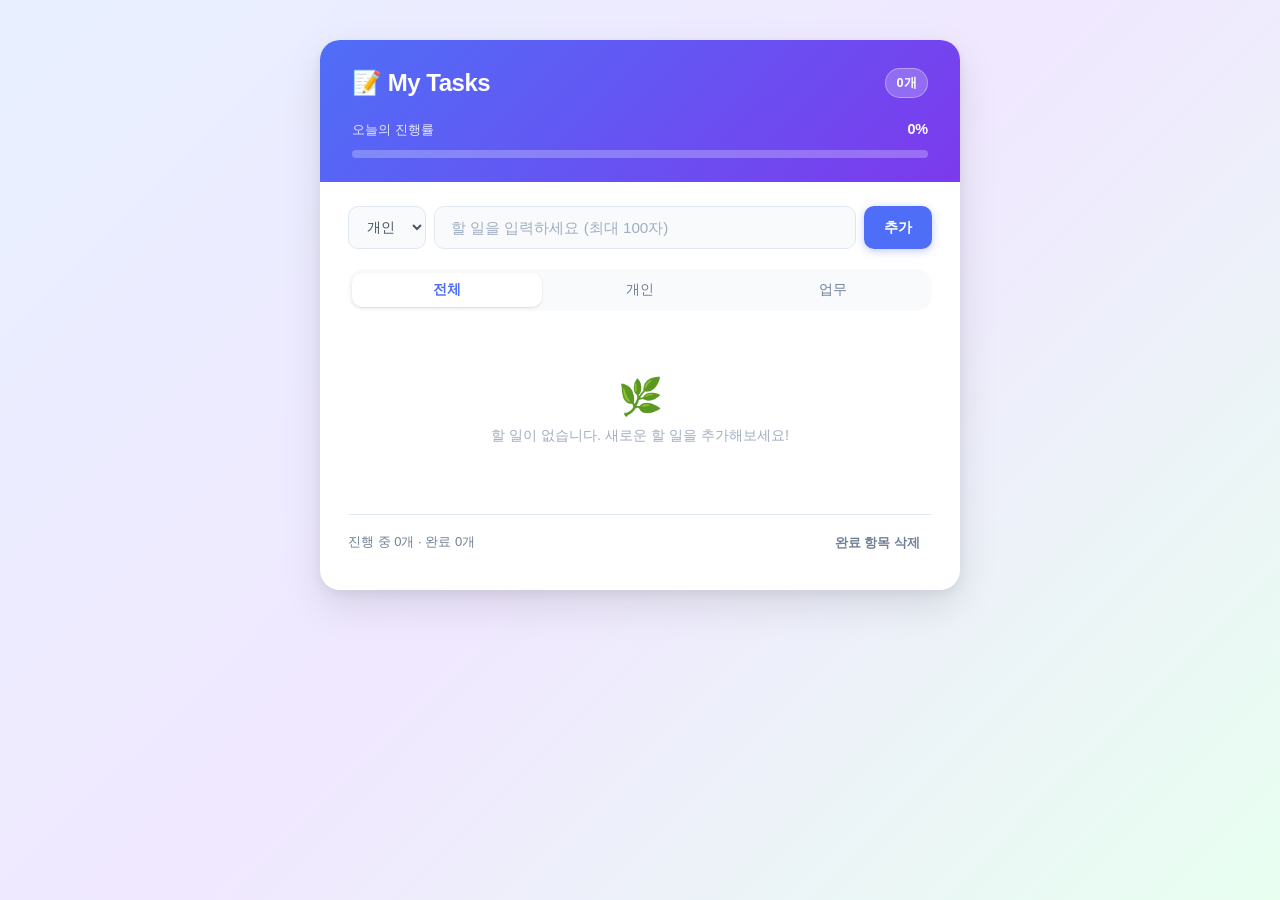
<file: index.html>
<!DOCTYPE html>
<html lang="ko">
<head>
  <meta charset="UTF-8">
  <meta name="viewport" content="width=device-width, initial-scale=1.0">
  <title>My Tasks - 스마트한 할 일 관리</title>
  <link rel="stylesheet" href="style.css">
</head>
<body>
  <div class="app-container">
    <!-- 앱 헤더 -->
    <header class="app-header">
      <div class="header-top">
        <h1 class="app-title">📝 My Tasks</h1>
        <span id="todo-count" class="todo-count-badge" aria-live="polite">0개</span>
      </div>

      <!-- 진행률 바 -->
      <div class="progress-section">
        <div class="progress-label">
          <span class="progress-text">오늘의 진행률</span>
          <span id="progress-percent" class="progress-percent" aria-live="polite">0%</span>
        </div>
        <div class="progress-bar-track" role="progressbar" aria-valuenow="0" aria-valuemin="0" aria-valuemax="100" aria-label="할 일 완료 진행률">
          <div id="progress-bar-fill" class="progress-bar-fill"></div>
        </div>
      </div>
    </header>

    <main class="app-main">
      <!-- 할 일 입력 폼 -->
      <form id="todo-form" class="todo-form" novalidate>
        <div class="input-group">
          <label for="todo-category" class="visually-hidden">카테고리 선택</label>
          <select id="todo-category" class="category-select" aria-label="카테고리 선택">
            <option value="personal">개인</option>
            <option value="work">업무</option>
          </select>

          <label for="todo-input" class="visually-hidden">할 일 내용 입력</label>
          <input
            type="text"
            id="todo-input"
            class="todo-input"
            placeholder="할 일을 입력하세요 (최대 100자)"
            autocomplete="off"
            maxlength="100"
            aria-describedby="input-error"
          >
          <button type="submit" id="add-btn" class="btn btn-primary">추가</button>
        </div>
        <!-- 자동 카테고리 감지 피드백 힌트 -->
        <p id="category-suggest-hint" class="category-suggest-hint hidden" role="status" aria-live="polite"></p>
        <p id="input-error" class="input-error-msg hidden" role="alert" aria-live="assertive"></p>
      </form>

      <!-- 카테고리 필터 탭 -->
      <nav class="filter-nav" aria-label="카테고리 필터링">
        <div class="filter-buttons" role="tablist">
          <button type="button" class="filter-btn active" data-filter="all"      role="tab" aria-selected="true" >전체</button>
          <button type="button" class="filter-btn"        data-filter="personal" role="tab" aria-selected="false">개인</button>
          <button type="button" class="filter-btn"        data-filter="work"     role="tab" aria-selected="false">업무</button>
        </div>
      </nav>

      <!-- 할 일 목록 -->
      <section class="todo-section">
        <ul id="todo-list" class="todo-list" aria-live="polite" aria-label="할 일 목록"></ul>
        <div id="empty-state" class="empty-state hidden" aria-hidden="true">
          <span class="empty-icon">🌿</span>
          <p class="empty-text">할 일이 없습니다. 새로운 할 일을 추가해보세요!</p>
        </div>
      </section>

      <!-- 하단 요약 바 -->
      <footer class="todo-footer">
        <span id="footer-summary" class="footer-summary">진행 중 0개 · 완료 0개</span>
        <button type="button" id="clear-completed-btn" class="btn btn-ghost-danger">완료 항목 삭제</button>
      </footer>
    </main>
  </div>

  <script src="app.js"></script>
</body>
</html>
</file>
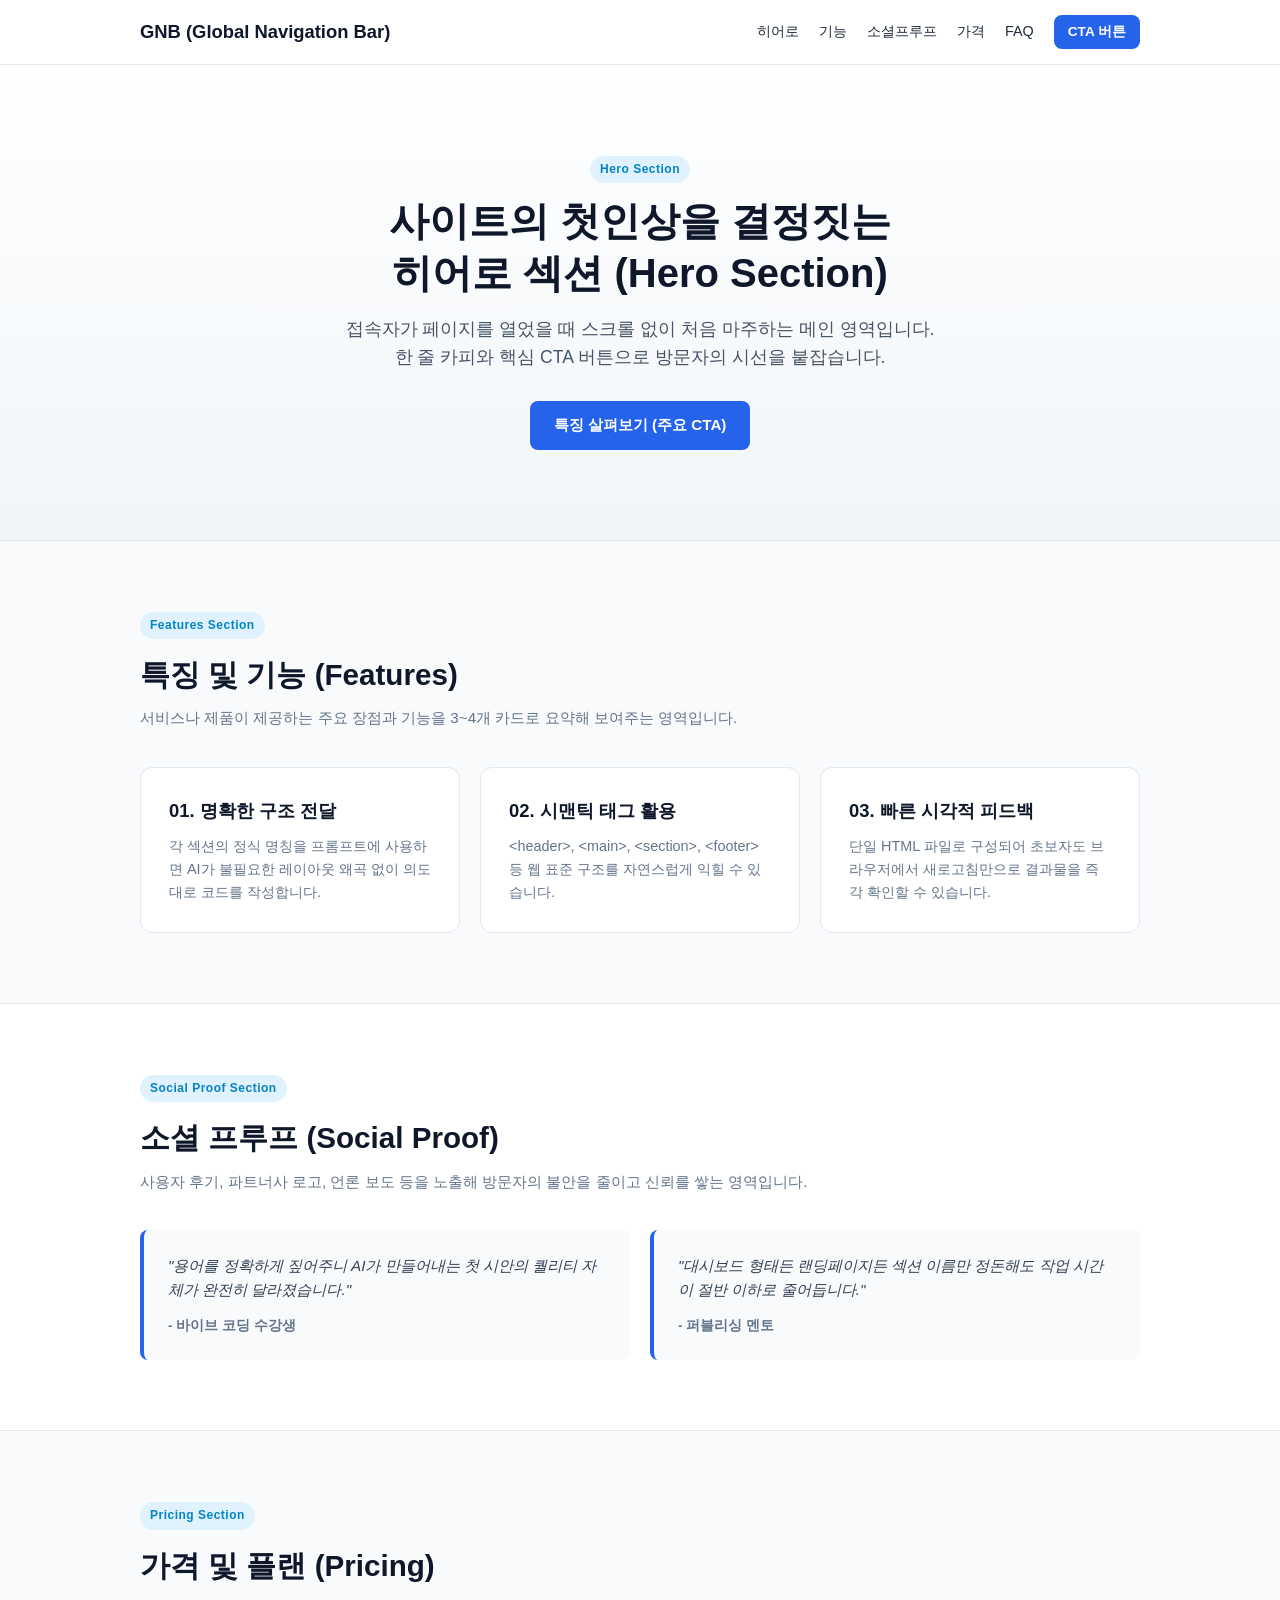
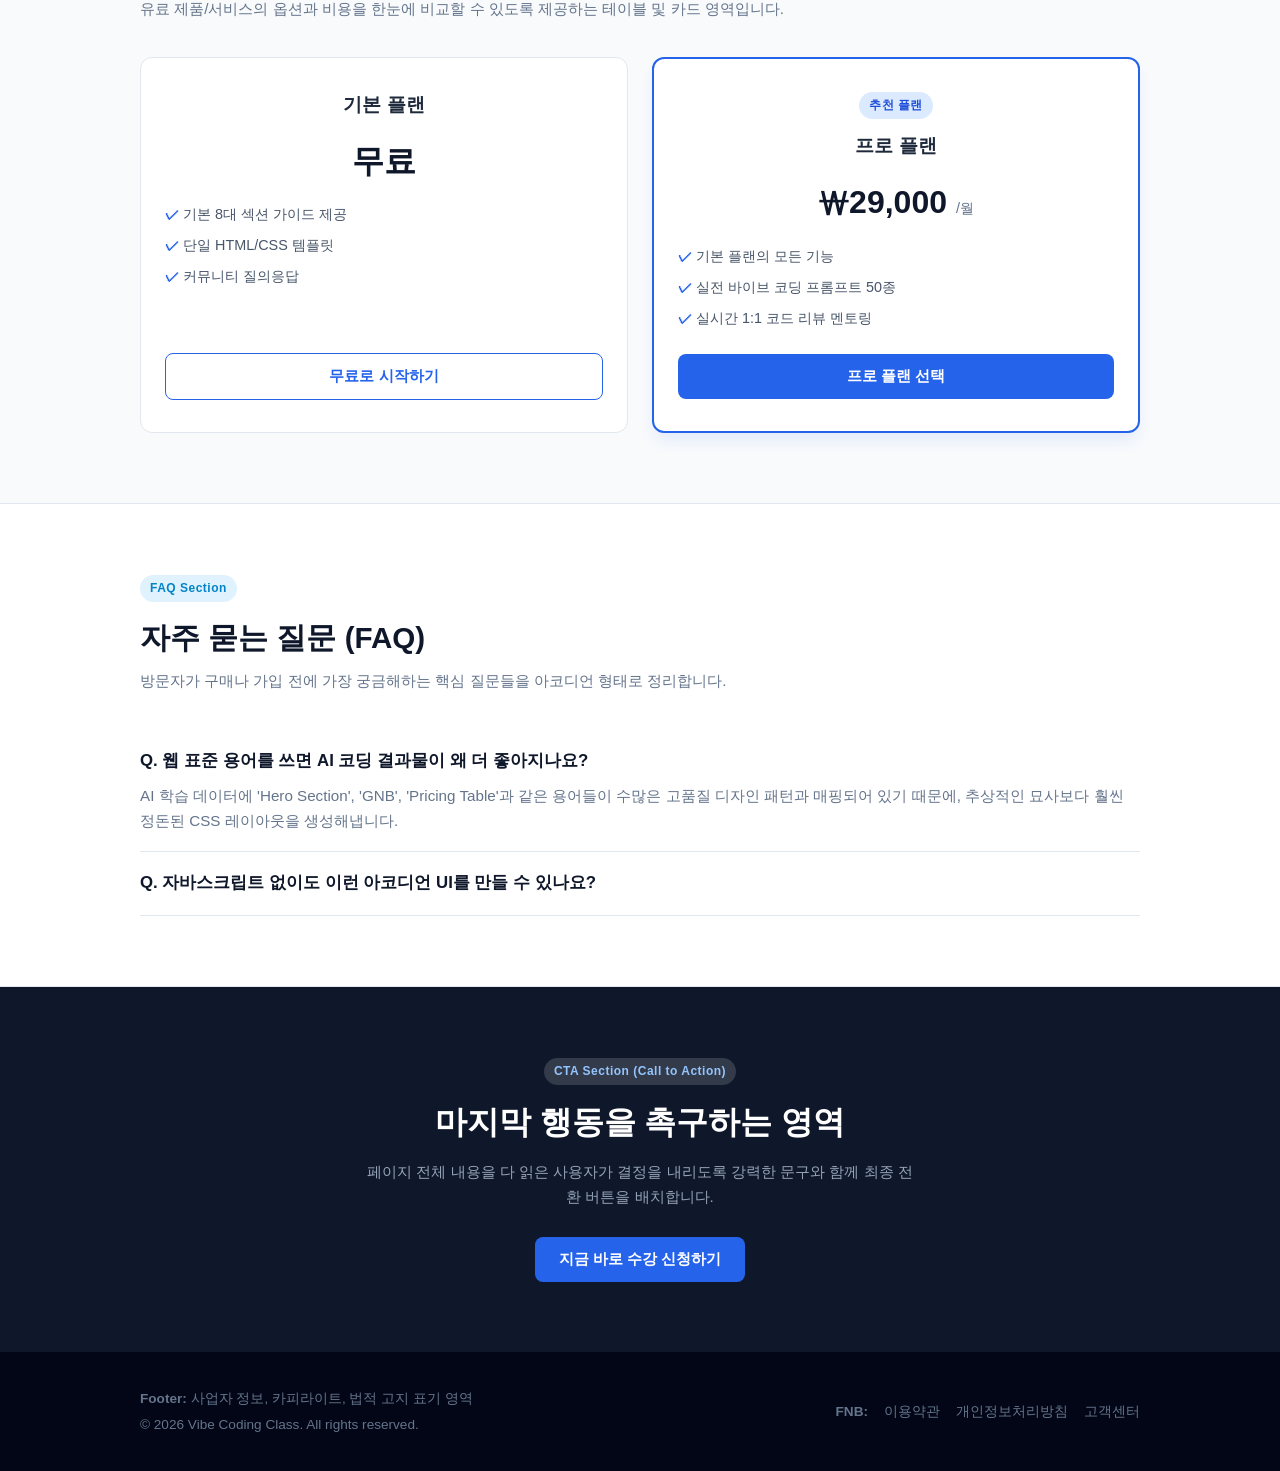
<file: 웹사이트 주요섹션소개.html>
<!DOCTYPE html>
<html lang="ko">
<head>
  <meta charset="UTF-8" />
  <meta name="viewport" content="width=device-width, initial-scale=1.0" />
  <title>웹사이트 핵심 8대 섹션 가이드</title>
  <style>
    /* 0. 기본 리셋 & 공통 스타일 */
    * {
      box-sizing: border-box;
      margin: 0;
      padding: 0;
    }
    html {
      scroll-behavior: smooth;
    }
    body {
      font-family: -apple-system, BlinkMacSystemFont, "Pretendard", "Segoe UI", sans-serif;
      line-height: 1.6;
      color: #1e293b;
      background-color: #f8fafc;
    }
    a {
      text-decoration: none;
      color: inherit;
    }
    .container {
      max-width: 1040px;
      margin: 0 auto;
      padding: 0 20px;
    }
    .badge {
      display: inline-block;
      font-size: 0.75rem;
      font-weight: 700;
      padding: 4px 10px;
      border-radius: 20px;
      background-color: #e0f2fe;
      color: #0284c7;
      margin-bottom: 12px;
      letter-spacing: 0.5px;
    }
    .section-title {
      font-size: 1.85rem;
      font-weight: 800;
      margin-bottom: 8px;
      color: #0f172a;
    }
    .section-desc {
      color: #64748b;
      margin-bottom: 36px;
      font-size: 0.95rem;
    }
    .btn {
      display: inline-block;
      padding: 12px 24px;
      font-size: 0.95rem;
      font-weight: 600;
      border-radius: 8px;
      cursor: pointer;
      border: none;
      transition: all 0.2s;
    }
    .btn-primary {
      background-color: #2563eb;
      color: #ffffff;
    }
    .btn-primary:hover {
      background-color: #1d4ed8;
    }
    .btn-outline {
      background-color: transparent;
      color: #2563eb;
      border: 1px solid #2563eb;
    }
    .btn-outline:hover {
      background-color: #eff6ff;
    }

    /* 1. GNB (Header) */
    .gnb {
      position: sticky;
      top: 0;
      background-color: #ffffff;
      border-bottom: 1px solid #e2e8f0;
      z-index: 100;
    }
    .gnb-inner {
      display: flex;
      justify-content: space-between;
      align-items: center;
      height: 64px;
    }
    .gnb-logo {
      font-weight: 800;
      font-size: 1.15rem;
      color: #0f172a;
    }
    .gnb-menu {
      display: flex;
      list-style: none;
      gap: 20px;
      align-items: center;
      font-size: 0.9rem;
      font-weight: 500;
    }
    .gnb-menu a:hover {
      color: #2563eb;
    }

    /* 2. Hero Section */
    .hero-section {
      background: linear-gradient(180deg, #ffffff 0%, #f1f5f9 100%);
      padding: 90px 0;
      text-align: center;
      border-bottom: 1px solid #e2e8f0;
    }
    .hero-title {
      font-size: 2.5rem;
      font-weight: 900;
      line-height: 1.3;
      margin-bottom: 16px;
      color: #0f172a;
    }
    .hero-subtext {
      font-size: 1.1rem;
      color: #475569;
      max-width: 600px;
      margin: 0 auto 30px;
    }

    /* 3. Features */
    .features-section {
      padding: 70px 0;
    }
    .feature-grid {
      display: grid;
      grid-template-columns: repeat(auto-fit, minmax(280px, 1fr));
      gap: 20px;
    }
    .feature-card {
      background-color: #ffffff;
      padding: 28px;
      border-radius: 12px;
      border: 1px solid #e2e8f0;
    }
    .feature-card h3 {
      font-size: 1.15rem;
      margin-bottom: 10px;
      color: #0f172a;
    }
    .feature-card p {
      font-size: 0.9rem;
      color: #64748b;
    }

    /* 4. Social Proof */
    .proof-section {
      background-color: #ffffff;
      padding: 70px 0;
      border-top: 1px solid #e2e8f0;
      border-bottom: 1px solid #e2e8f0;
    }
    .proof-grid {
      display: grid;
      grid-template-columns: repeat(auto-fit, minmax(280px, 1fr));
      gap: 20px;
    }
    .quote-card {
      background-color: #f8fafc;
      padding: 24px;
      border-radius: 8px;
      border-left: 4px solid #2563eb;
    }
    .quote-card p {
      font-style: italic;
      color: #334155;
      font-size: 0.95rem;
      margin-bottom: 12px;
    }
    .quote-author {
      font-size: 0.85rem;
      font-weight: 700;
      color: #64748b;
    }

    /* 5. Pricing */
    .pricing-section {
      padding: 70px 0;
    }
    .pricing-grid {
      display: grid;
      grid-template-columns: repeat(auto-fit, minmax(280px, 1fr));
      gap: 24px;
      align-items: stretch;
    }
    .price-card {
      background-color: #ffffff;
      border: 1px solid #e2e8f0;
      border-radius: 12px;
      padding: 32px 24px;
      text-align: center;
      display: flex;
      flex-direction: column;
      justify-content: space-between;
    }
    .price-card.highlight {
      border: 2px solid #2563eb;
      box-shadow: 0 10px 15px -3px rgba(37, 99, 235, 0.1);
      position: relative;
    }
    .price-tag {
      font-size: 2rem;
      font-weight: 800;
      color: #0f172a;
      margin: 16px 0;
    }
    .price-list {
      list-style: none;
      text-align: left;
      font-size: 0.9rem;
      color: #475569;
      margin-bottom: 24px;
    }
    .price-list li {
      margin-bottom: 8px;
      padding-left: 18px;
      position: relative;
    }
    .price-list li::before {
      content: "✓";
      position: absolute;
      left: 0;
      color: #2563eb;
      font-weight: bold;
    }

    /* 6. FAQ */
    .faq-section {
      background-color: #ffffff;
      padding: 70px 0;
      border-top: 1px solid #e2e8f0;
      border-bottom: 1px solid #e2e8f0;
    }
    .faq-item {
      border-bottom: 1px solid #e2e8f0;
      padding: 18px 0;
    }
    .faq-question {
      font-weight: 700;
      font-size: 1.05rem;
      color: #0f172a;
      cursor: pointer;
      list-style: none;
    }
    .faq-question::-webkit-details-marker {
      display: none;
    }
    .faq-answer {
      margin-top: 10px;
      color: #64748b;
      font-size: 0.95rem;
    }

    /* 7. CTA Section */
    .cta-section {
      background-color: #0f172a;
      color: #ffffff;
      padding: 70px 0;
      text-align: center;
    }
    .cta-section .badge {
      background-color: rgba(255, 255, 255, 0.15);
      color: #93c5fd;
    }
    .cta-title {
      font-size: 2rem;
      font-weight: 800;
      margin-bottom: 12px;
    }
    .cta-desc {
      color: #94a3b8;
      max-width: 560px;
      margin: 0 auto 28px;
      font-size: 0.95rem;
    }

    /* 8. Footer & FNB */
    .footer {
      background-color: #020617;
      color: #64748b;
      padding: 36px 0;
      font-size: 0.85rem;
    }
    .footer-inner {
      display: flex;
      justify-content: space-between;
      align-items: center;
      flex-wrap: wrap;
      gap: 16px;
    }
    .fnb {
      display: flex;
      gap: 16px;
      list-style: none;
    }
    .fnb a:hover {
      color: #ffffff;
    }
  </style>
</head>
<body>

  <!-- [1] GNB (Header) -->
  <header class="gnb">
    <div class="container gnb-inner">
      <div class="gnb-logo">GNB (Global Navigation Bar)</div>
      <nav>
        <ul class="gnb-menu">
          <li><a href="#hero">히어로</a></li>
          <li><a href="#features">기능</a></li>
          <li><a href="#proof">소셜프루프</a></li>
          <li><a href="#pricing">가격</a></li>
          <li><a href="#faq">FAQ</a></li>
          <li><a href="#cta" class="btn btn-primary" style="padding: 6px 14px; font-size: 0.85rem;">CTA 버튼</a></li>
        </ul>
      </nav>
    </div>
  </header>

  <main>
    <!-- [2] 히어로 섹션 -->
    <section id="hero" class="hero-section">
      <div class="container">
        <span class="badge">Hero Section</span>
        <h1 class="hero-title">사이트의 첫인상을 결정짓는<br />히어로 섹션 (Hero Section)</h1>
        <p class="hero-subtext">
          접속자가 페이지를 열었을 때 스크롤 없이 처음 마주하는 메인 영역입니다. 한 줄 카피와 핵심 CTA 버튼으로 방문자의 시선을 붙잡습니다.
        </p>
        <a href="#features" class="btn btn-primary">특징 살펴보기 (주요 CTA)</a>
      </div>
    </section>

    <!-- [3] 특징/기능 섹션 -->
    <section id="features" class="features-section">
      <div class="container">
        <span class="badge">Features Section</span>
        <h2 class="section-title">특징 및 기능 (Features)</h2>
        <p class="section-desc">서비스나 제품이 제공하는 주요 장점과 기능을 3~4개 카드로 요약해 보여주는 영역입니다.</p>
        
        <div class="feature-grid">
          <div class="feature-card">
            <h3>01. 명확한 구조 전달</h3>
            <p>각 섹션의 정식 명칭을 프롬프트에 사용하면 AI가 불필요한 레이아웃 왜곡 없이 의도대로 코드를 작성합니다.</p>
          </div>
          <div class="feature-card">
            <h3>02. 시맨틱 태그 활용</h3>
            <p>&lt;header&gt;, &lt;main&gt;, &lt;section&gt;, &lt;footer&gt; 등 웹 표준 구조를 자연스럽게 익힐 수 있습니다.</p>
          </div>
          <div class="feature-card">
            <h3>03. 빠른 시각적 피드백</h3>
            <p>단일 HTML 파일로 구성되어 초보자도 브라우저에서 새로고침만으로 결과물을 즉각 확인할 수 있습니다.</p>
          </div>
        </div>
      </div>
    </section>

    <!-- [4] 소셜 프루프 섹션 -->
    <section id="proof" class="proof-section">
      <div class="container">
        <span class="badge">Social Proof Section</span>
        <h2 class="section-title">소셜 프루프 (Social Proof)</h2>
        <p class="section-desc">사용자 후기, 파트너사 로고, 언론 보도 등을 노출해 방문자의 불안을 줄이고 신뢰를 쌓는 영역입니다.</p>
        
        <div class="proof-grid">
          <div class="quote-card">
            <p>"용어를 정확하게 짚어주니 AI가 만들어내는 첫 시안의 퀄리티 자체가 완전히 달라졌습니다."</p>
            <div class="quote-author">- 바이브 코딩 수강생</div>
          </div>
          <div class="quote-card">
            <p>"대시보드 형태든 랜딩페이지든 섹션 이름만 정돈해도 작업 시간이 절반 이하로 줄어듭니다."</p>
            <div class="quote-author">- 퍼블리싱 멘토</div>
          </div>
        </div>
      </div>
    </section>

    <!-- [5] 가격/플랜 섹션 -->
    <section id="pricing" class="pricing-section">
      <div class="container">
        <span class="badge">Pricing Section</span>
        <h2 class="section-title">가격 및 플랜 (Pricing)</h2>
        <p class="section-desc">유료 제품/서비스의 옵션과 비용을 한눈에 비교할 수 있도록 제공하는 테이블 및 카드 영역입니다.</p>
        
        <div class="pricing-grid">
          <div class="price-card">
            <div>
              <h3>기본 플랜</h3>
              <div class="price-tag">무료</div>
              <ul class="price-list">
                <li>기본 8대 섹션 가이드 제공</li>
                <li>단일 HTML/CSS 템플릿</li>
                <li>커뮤니티 질의응답</li>
              </ul>
            </div>
            <button class="btn btn-outline">무료로 시작하기</button>
          </div>

          <div class="price-card highlight">
            <div>
              <span class="badge" style="background:#dbeafe; color:#1d4ed8;">추천 플랜</span>
              <h3>프로 플랜</h3>
              <div class="price-tag">₩29,000 <span style="font-size: 0.9rem; font-weight: normal; color: #64748b;">/월</span></div>
              <ul class="price-list">
                <li>기본 플랜의 모든 기능</li>
                <li>실전 바이브 코딩 프롬프트 50종</li>
                <li>실시간 1:1 코드 리뷰 멘토링</li>
              </ul>
            </div>
            <button class="btn btn-primary">프로 플랜 선택</button>
          </div>
        </div>
      </div>
    </section>

    <!-- [6] FAQ 섹션 -->
    <section id="faq" class="faq-section">
      <div class="container">
        <span class="badge">FAQ Section</span>
        <h2 class="section-title">자주 묻는 질문 (FAQ)</h2>
        <p class="section-desc">방문자가 구매나 가입 전에 가장 궁금해하는 핵심 질문들을 아코디언 형태로 정리합니다.</p>
        
        <div>
          <details class="faq-item" open>
            <summary class="faq-question">Q. 웹 표준 용어를 쓰면 AI 코딩 결과물이 왜 더 좋아지나요?</summary>
            <div class="faq-answer">
              AI 학습 데이터에 'Hero Section', 'GNB', 'Pricing Table'과 같은 용어들이 수많은 고품질 디자인 패턴과 매핑되어 있기 때문에, 추상적인 묘사보다 훨씬 정돈된 CSS 레이아웃을 생성해냅니다.
            </div>
          </details>
          <details class="faq-item">
            <summary class="faq-question">Q. 자바스크립트 없이도 이런 아코디언 UI를 만들 수 있나요?</summary>
            <div class="faq-answer">
              네, HTML 표준 태그인 &lt;details&gt;와 &lt;summary&gt; 태그를 사용하면 별도의 JS 코드 없이도 클릭 시 펼쳐지는 FAQ UI를 완벽하게 구현할 수 있습니다.
            </div>
          </details>
        </div>
      </div>
    </section>

    <!-- [7] CTA 섹션 -->
    <section id="cta" class="cta-section">
      <div class="container">
        <span class="badge">CTA Section (Call to Action)</span>
        <h2 class="cta-title">마지막 행동을 촉구하는 영역</h2>
        <p class="cta-desc">
          페이지 전체 내용을 다 읽은 사용자가 결정을 내리도록 강력한 문구와 함께 최종 전환 버튼을 배치합니다.
        </p>
        <button class="btn btn-primary" onclick="alert('CTA 전환 버튼이 정상 클릭되었습니다!')">지금 바로 수강 신청하기</button>
      </div>
    </section>
  </main>

  <!-- [8] 푸터 (Footer & FNB) -->
  <footer class="footer">
    <div class="container footer-inner">
      <div>
        <strong>Footer:</strong> 사업자 정보, 카피라이트, 법적 고지 표기 영역
        <div style="margin-top: 4px;">&copy; 2026 Vibe Coding Class. All rights reserved.</div>
      </div>
      <ul class="fnb">
        <li><strong>FNB:</strong></li>
        <li><a href="#">이용약관</a></li>
        <li><a href="#">개인정보처리방침</a></li>
        <li><a href="#">고객센터</a></li>
      </ul>
    </div>
  </footer>

</body>
</html>
</file>
<file: style.css>
/* ==========================================================================
   CSS Custom Properties & Design Tokens
   ========================================================================== */
:root {
  /* 색상 */
  --color-bg: #f0f4f8;
  --color-surface: #ffffff;
  --color-surface-soft: #f8fafc;

  --color-text-main: #1a202c;
  --color-text-sub: #4a5568;
  --color-text-muted: #718096;
  --color-text-dim: #a0aec0;

  --color-primary: #4f6ef7;
  --color-primary-hover: #3a56d4;
  --color-primary-light: #ebf0ff;
  --color-primary-glow: rgba(79, 110, 247, 0.18);

  --color-success: #38a169;
  --color-success-light: #f0fff4;

  --color-danger: #e53e3e;
  --color-danger-hover: #c53030;
  --color-danger-light: #fff5f5;

  --color-border: #e2e8f0;
  --color-border-hover: #cbd5e0;

  /* 카테고리 */
  --cat-personal-bg: #ebf0ff;
  --cat-personal-text: #3730a3;
  --cat-work-bg: #fef3c7;
  --cat-work-text: #92400e;

  /* 진행률 바 */
  --progress-track-bg: #e8edf5;
  --progress-fill-start: #4f6ef7;
  --progress-fill-end: #7c3aed;

  /* 그림자 */
  --shadow-sm: 0 1px 3px rgba(0,0,0,0.08), 0 1px 2px rgba(0,0,0,0.05);
  --shadow-md: 0 4px 12px rgba(0,0,0,0.08), 0 2px 6px rgba(0,0,0,0.05);
  --shadow-lg: 0 16px 40px rgba(0,0,0,0.10), 0 4px 12px rgba(0,0,0,0.06);
  --shadow-focus: 0 0 0 3px var(--color-primary-glow);

  /* 형태 */
  --radius-sm: 6px;
  --radius-md: 10px;
  --radius-lg: 16px;
  --radius-xl: 20px;
  --radius-full: 9999px;

  /* 타이포 */
  --font-sans: -apple-system, BlinkMacSystemFont, "Segoe UI", "Noto Sans KR", Roboto, sans-serif;

  /* 트랜지션 */
  --ease-out: cubic-bezier(0.25, 0.46, 0.45, 0.94);
  --duration-fast: 120ms;
  --duration-normal: 200ms;
  --duration-slow: 350ms;
}

/* ==========================================================================
   Reset & Base
   ========================================================================== */
*, *::before, *::after {
  box-sizing: border-box;
  margin: 0;
  padding: 0;
}

html {
  scroll-behavior: smooth;
}

body {
  font-family: var(--font-sans);
  background: linear-gradient(135deg, #e8f0ff 0%, #f0e8ff 50%, #e8fff0 100%);
  background-attachment: fixed;
  color: var(--color-text-main);
  line-height: 1.6;
  min-height: 100vh;
  display: flex;
  justify-content: center;
  align-items: flex-start;
  padding: 2.5rem 1rem 4rem;
  -webkit-font-smoothing: antialiased;
  -moz-osx-font-smoothing: grayscale;
}

.visually-hidden {
  position: absolute;
  width: 1px; height: 1px;
  padding: 0; margin: -1px;
  overflow: hidden;
  clip: rect(0,0,0,0);
  white-space: nowrap;
  border: 0;
}

/* ==========================================================================
   App Layout
   ========================================================================== */
.app-container {
  width: 100%;
  max-width: 640px;
  background: var(--color-surface);
  border-radius: var(--radius-xl);
  box-shadow: var(--shadow-lg);
  overflow: hidden;
}

/* ==========================================================================
   App Header
   ========================================================================== */
.app-header {
  padding: 1.75rem 2rem 1.5rem;
  background: linear-gradient(135deg, #4f6ef7 0%, #7c3aed 100%);
  color: #fff;
}

.header-top {
  display: flex;
  justify-content: space-between;
  align-items: flex-start;
  margin-bottom: 1.25rem;
}

.app-title {
  font-size: 1.5rem;
  font-weight: 700;
  letter-spacing: -0.02em;
  line-height: 1.25;
}

.todo-count-badge {
  font-size: 0.8rem;
  font-weight: 600;
  background: rgba(255,255,255,0.22);
  border: 1px solid rgba(255,255,255,0.35);
  color: #fff;
  padding: 0.25rem 0.65rem;
  border-radius: var(--radius-full);
  white-space: nowrap;
  backdrop-filter: blur(4px);
}

/* --- Progress Bar --- */
.progress-section {
  display: flex;
  flex-direction: column;
  gap: 0.5rem;
}

.progress-label {
  display: flex;
  justify-content: space-between;
  align-items: center;
}

.progress-text {
  font-size: 0.8rem;
  font-weight: 500;
  opacity: 0.85;
}

.progress-percent {
  font-size: 0.9rem;
  font-weight: 700;
  letter-spacing: -0.01em;
}

.progress-bar-track {
  height: 8px;
  background: rgba(255,255,255,0.25);
  border-radius: var(--radius-full);
  overflow: hidden;
}

.progress-bar-fill {
  height: 100%;
  width: 0%;
  background: linear-gradient(90deg, rgba(255,255,255,0.9) 0%, #fff 100%);
  border-radius: var(--radius-full);
  transition: width var(--duration-slow) var(--ease-out);
  position: relative;
}

.progress-bar-fill::after {
  content: '';
  position: absolute;
  inset: 0;
  background: linear-gradient(90deg, transparent 60%, rgba(255,255,255,0.5) 100%);
  border-radius: inherit;
}

/* ==========================================================================
   Main Content Area
   ========================================================================== */
.app-main {
  padding: 1.5rem 1.75rem 2rem;
  display: flex;
  flex-direction: column;
  gap: 1.25rem;
}

/* ==========================================================================
   Todo Form
   ========================================================================== */
.todo-form {
  display: flex;
  flex-direction: column;
  gap: 0.5rem;
}

.input-group {
  display: flex;
  gap: 0.5rem;
  align-items: stretch;
}

.category-select {
  padding: 0 0.875rem;
  font-size: 0.875rem;
  font-family: inherit;
  font-weight: 500;
  color: var(--color-text-sub);
  background: var(--color-surface-soft);
  border: 1.5px solid var(--color-border);
  border-radius: var(--radius-md);
  outline: none;
  cursor: pointer;
  transition:
    border-color var(--duration-normal) var(--ease-out),
    box-shadow var(--duration-normal) var(--ease-out);
  white-space: nowrap;
  flex-shrink: 0;
}

.category-select:hover {
  border-color: var(--color-border-hover);
}

.category-select:focus {
  border-color: var(--color-primary);
  box-shadow: var(--shadow-focus);
  background: var(--color-surface);
}

.todo-input {
  flex: 1;
  padding: 0.75rem 1rem;
  font-size: 0.95rem;
  font-family: inherit;
  color: var(--color-text-main);
  background: var(--color-surface-soft);
  border: 1.5px solid var(--color-border);
  border-radius: var(--radius-md);
  outline: none;
  transition:
    border-color var(--duration-normal) var(--ease-out),
    box-shadow var(--duration-normal) var(--ease-out),
    background var(--duration-normal) var(--ease-out);
  min-width: 0;
}

.todo-input::placeholder {
  color: var(--color-text-dim);
}

.todo-input:hover {
  border-color: var(--color-border-hover);
}

.todo-input:focus {
  border-color: var(--color-primary);
  background: var(--color-surface);
  box-shadow: var(--shadow-focus);
}

.todo-input.invalid {
  border-color: var(--color-danger);
  background: #fff8f8;
}

.todo-input.invalid:focus {
  box-shadow: 0 0 0 3px rgba(229, 62, 62, 0.15);
}

/* Error message */
.input-error-msg {
  font-size: 0.8125rem;
  color: var(--color-danger);
  padding-left: 0.125rem;
  display: flex;
  align-items: center;
  gap: 0.3rem;
}

.input-error-msg::before {
  content: '⚠';
  font-size: 0.75rem;
}

.input-error-msg.hidden {
  display: none;
}

/* Category suggestion hint & highlight */
.category-select.auto-highlight {
  border-color: var(--color-primary);
  box-shadow: 0 0 0 3px var(--color-primary-glow);
  background-color: var(--color-primary-light);
  color: var(--color-primary);
  transition: all var(--duration-normal) var(--ease-out);
}

.category-suggest-hint {
  font-size: 0.8rem;
  color: var(--color-primary);
  font-weight: 500;
  padding-left: 0.125rem;
  display: flex;
  align-items: center;
  gap: 0.35rem;
  animation: hintIn var(--duration-normal) var(--ease-out) both;
}

.category-suggest-hint.hidden {
  display: none;
}

@keyframes hintIn {
  from { opacity: 0; transform: translateY(-3px); }
  to   { opacity: 1; transform: translateY(0); }
}

/* ==========================================================================
   Buttons
   ========================================================================== */
.btn {
  font-family: inherit;
  font-weight: 600;
  font-size: 0.9rem;
  padding: 0.75rem 1.25rem;
  border-radius: var(--radius-md);
  border: none;
  cursor: pointer;
  transition:
    background var(--duration-fast) var(--ease-out),
    color var(--duration-fast) var(--ease-out),
    transform var(--duration-fast) var(--ease-out),
    box-shadow var(--duration-fast) var(--ease-out);
  white-space: nowrap;
  flex-shrink: 0;
  display: inline-flex;
  align-items: center;
  justify-content: center;
}

.btn:active {
  transform: translateY(1px) scale(0.98);
}

.btn-primary {
  background: var(--color-primary);
  color: #fff;
  box-shadow: 0 2px 8px rgba(79, 110, 247, 0.35);
}

.btn-primary:hover {
  background: var(--color-primary-hover);
  box-shadow: 0 4px 14px rgba(79, 110, 247, 0.45);
}

.btn-ghost-danger {
  background: transparent;
  color: var(--color-text-muted);
  font-size: 0.825rem;
  padding: 0.4rem 0.75rem;
  border-radius: var(--radius-sm);
}

.btn-ghost-danger:hover {
  color: var(--color-danger);
  background: var(--color-danger-light);
}

/* ==========================================================================
   Filter Tabs
   ========================================================================== */
.filter-nav {
  background: var(--color-surface-soft);
  border-radius: var(--radius-lg);
  padding: 0.25rem;
}

.filter-buttons {
  display: flex;
  gap: 0.2rem;
}

.filter-btn {
  flex: 1;
  background: transparent;
  border: none;
  padding: 0.5rem 0.75rem;
  font-size: 0.875rem;
  font-family: inherit;
  font-weight: 500;
  color: var(--color-text-muted);
  border-radius: var(--radius-md);
  cursor: pointer;
  transition:
    background var(--duration-normal) var(--ease-out),
    color var(--duration-normal) var(--ease-out),
    box-shadow var(--duration-normal) var(--ease-out);
}

.filter-btn:hover:not(.active) {
  color: var(--color-text-sub);
  background: rgba(0,0,0,0.04);
}

.filter-btn.active {
  background: var(--color-surface);
  color: var(--color-primary);
  font-weight: 700;
  box-shadow: var(--shadow-sm);
}

/* ==========================================================================
   Todo List & Items
   ========================================================================== */
.todo-section {
  min-height: 160px;
}

.todo-list {
  list-style: none;
  display: flex;
  flex-direction: column;
  gap: 0.5rem;
}

/* — Single Item — */
.todo-item {
  display: flex;
  align-items: center;
  gap: 0.75rem;
  padding: 0.875rem 1rem;
  background: var(--color-surface);
  border: 1.5px solid var(--color-border);
  border-radius: var(--radius-md);
  transition:
    border-color var(--duration-normal) var(--ease-out),
    box-shadow var(--duration-normal) var(--ease-out),
    opacity var(--duration-normal) var(--ease-out),
    background var(--duration-normal) var(--ease-out);
  /* 항목 등장 애니메이션 */
  animation: itemIn 200ms var(--ease-out) both;
}

@keyframes itemIn {
  from { opacity: 0; transform: translateY(-6px); }
  to   { opacity: 1; transform: translateY(0); }
}

.todo-item:hover {
  border-color: var(--color-border-hover);
  box-shadow: var(--shadow-sm);
}

.todo-item.completed {
  background: var(--color-surface-soft);
  opacity: 0.6;
}

.todo-item.editing {
  border-color: var(--color-primary);
  box-shadow: var(--shadow-focus);
  background: #fff;
}

/* Checkbox */
.todo-checkbox {
  width: 1.1rem;
  height: 1.1rem;
  flex-shrink: 0;
  accent-color: var(--color-primary);
  cursor: pointer;
}

/* Category Badge */
.todo-category-badge {
  font-size: 0.7rem;
  font-weight: 700;
  padding: 0.2rem 0.55rem;
  border-radius: var(--radius-full);
  letter-spacing: 0.04em;
  text-transform: uppercase;
  flex-shrink: 0;
}

.todo-category-badge.personal {
  background: var(--cat-personal-bg);
  color: var(--cat-personal-text);
}

.todo-category-badge.work {
  background: var(--cat-work-bg);
  color: var(--cat-work-text);
}

/* Todo Text */
.todo-text {
  flex: 1;
  font-size: 0.9375rem;
  color: var(--color-text-main);
  word-break: break-word;
  cursor: pointer;
  transition: color var(--duration-fast) var(--ease-out);
  line-height: 1.4;
}

.todo-text:hover {
  color: var(--color-primary);
}

.todo-item.completed .todo-text {
  text-decoration: line-through;
  color: var(--color-text-dim);
  cursor: default;
}

.todo-item.completed .todo-text:hover {
  color: var(--color-text-dim);
}

/* Date */
.todo-date {
  font-size: 0.7375rem;
  color: var(--color-text-dim);
  flex-shrink: 0;
  white-space: nowrap;
}

/* ==========================================================================
   Action Buttons (Edit Mode & Normal Mode)
   ========================================================================== */
.item-actions {
  display: flex;
  align-items: center;
  gap: 0.15rem;
  flex-shrink: 0;
}

.action-btn {
  background: transparent;
  border: none;
  font-family: inherit;
  font-size: 1rem;
  line-height: 1;
  width: 1.875rem;
  height: 1.875rem;
  border-radius: var(--radius-sm);
  cursor: pointer;
  display: flex;
  align-items: center;
  justify-content: center;
  color: var(--color-text-dim);
  transition:
    color var(--duration-fast) var(--ease-out),
    background var(--duration-fast) var(--ease-out),
    transform var(--duration-fast) var(--ease-out);
}

.action-btn:active {
  transform: scale(0.9);
}

.action-btn:focus-visible {
  outline: 2px solid var(--color-primary);
  outline-offset: 1px;
}

.edit-btn:hover {
  color: var(--color-primary);
  background: var(--color-primary-light);
}

.delete-btn:hover {
  color: var(--color-danger);
  background: var(--color-danger-light);
}

/* Inline Edit Mode */
.edit-input-wrapper {
  flex: 1;
  display: flex;
  flex-direction: column;
  gap: 0.2rem;
  min-width: 0;
}

.edit-todo-input {
  width: 100%;
  padding: 0.4rem 0.65rem;
  font-size: 0.9375rem;
  font-family: inherit;
  color: var(--color-text-main);
  background: var(--color-surface);
  border: 1.5px solid var(--color-primary);
  border-radius: var(--radius-sm);
  outline: none;
  box-shadow: var(--shadow-focus);
}

.edit-todo-input.invalid {
  border-color: var(--color-danger);
  box-shadow: 0 0 0 3px rgba(229, 62, 62, 0.15);
}

.edit-hint {
  font-size: 0.7rem;
  color: var(--color-text-muted);
  padding-left: 0.1rem;
}

.save-btn {
  color: var(--color-primary);
  font-size: 0.775rem;
  font-weight: 700;
  padding: 0.275rem 0.6rem;
  width: auto;
  height: auto;
  border-radius: var(--radius-sm);
  background: var(--color-primary-light);
  white-space: nowrap;
}

.save-btn:hover {
  background: var(--color-primary);
  color: #fff;
}

.cancel-btn {
  font-size: 0.775rem;
  font-weight: 600;
  padding: 0.275rem 0.5rem;
  width: auto;
  height: auto;
  border-radius: var(--radius-sm);
  color: var(--color-text-muted);
  white-space: nowrap;
}

.cancel-btn:hover {
  background: var(--color-border);
  color: var(--color-text-sub);
}

/* ==========================================================================
   Empty State
   ========================================================================== */
.empty-state {
  display: flex;
  flex-direction: column;
  align-items: center;
  justify-content: center;
  gap: 0.625rem;
  padding: 3rem 1rem;
  color: var(--color-text-dim);
  text-align: center;
}

.empty-state.hidden {
  display: none;
}

.empty-icon {
  font-size: 2.25rem;
  line-height: 1;
}

.empty-text {
  font-size: 0.9rem;
  line-height: 1.5;
}

/* ==========================================================================
   Footer Summary
   ========================================================================== */
.todo-footer {
  display: flex;
  justify-content: space-between;
  align-items: center;
  padding-top: 0.75rem;
  border-top: 1px solid var(--color-border);
}

.footer-summary {
  font-size: 0.8125rem;
  color: var(--color-text-muted);
}

/* ==========================================================================
   Responsive
   ========================================================================== */
@media (max-width: 480px) {
  body {
    padding: 0;
    align-items: flex-start;
    background: var(--color-surface);
  }

  .app-container {
    border-radius: 0;
    box-shadow: none;
    min-height: 100vh;
  }

  .app-header {
    padding: 1.25rem 1.25rem 1.25rem;
    border-radius: 0;
  }

  .app-main {
    padding: 1.25rem 1.25rem 2rem;
  }

  .input-group {
    flex-wrap: wrap;
  }

  .category-select {
    padding: 0.625rem 0.875rem;
  }

  .todo-input {
    min-width: 0;
  }

  .todo-date {
    display: none;
  }
}

/* ==========================================================================
   LocalStorage 오류 알림 배너
   ========================================================================== */
.storage-error-banner {
  background: #fff8e1;
  border: 1px solid #f6c90e;
  border-radius: var(--radius-md);
  padding: 0.625rem 0.875rem;
  font-size: 0.8125rem;
  color: #7b5a00;
  display: flex;
  align-items: center;
  gap: 0.5rem;
}

.storage-error-banner.hidden {
  display: none;
}
</file>
